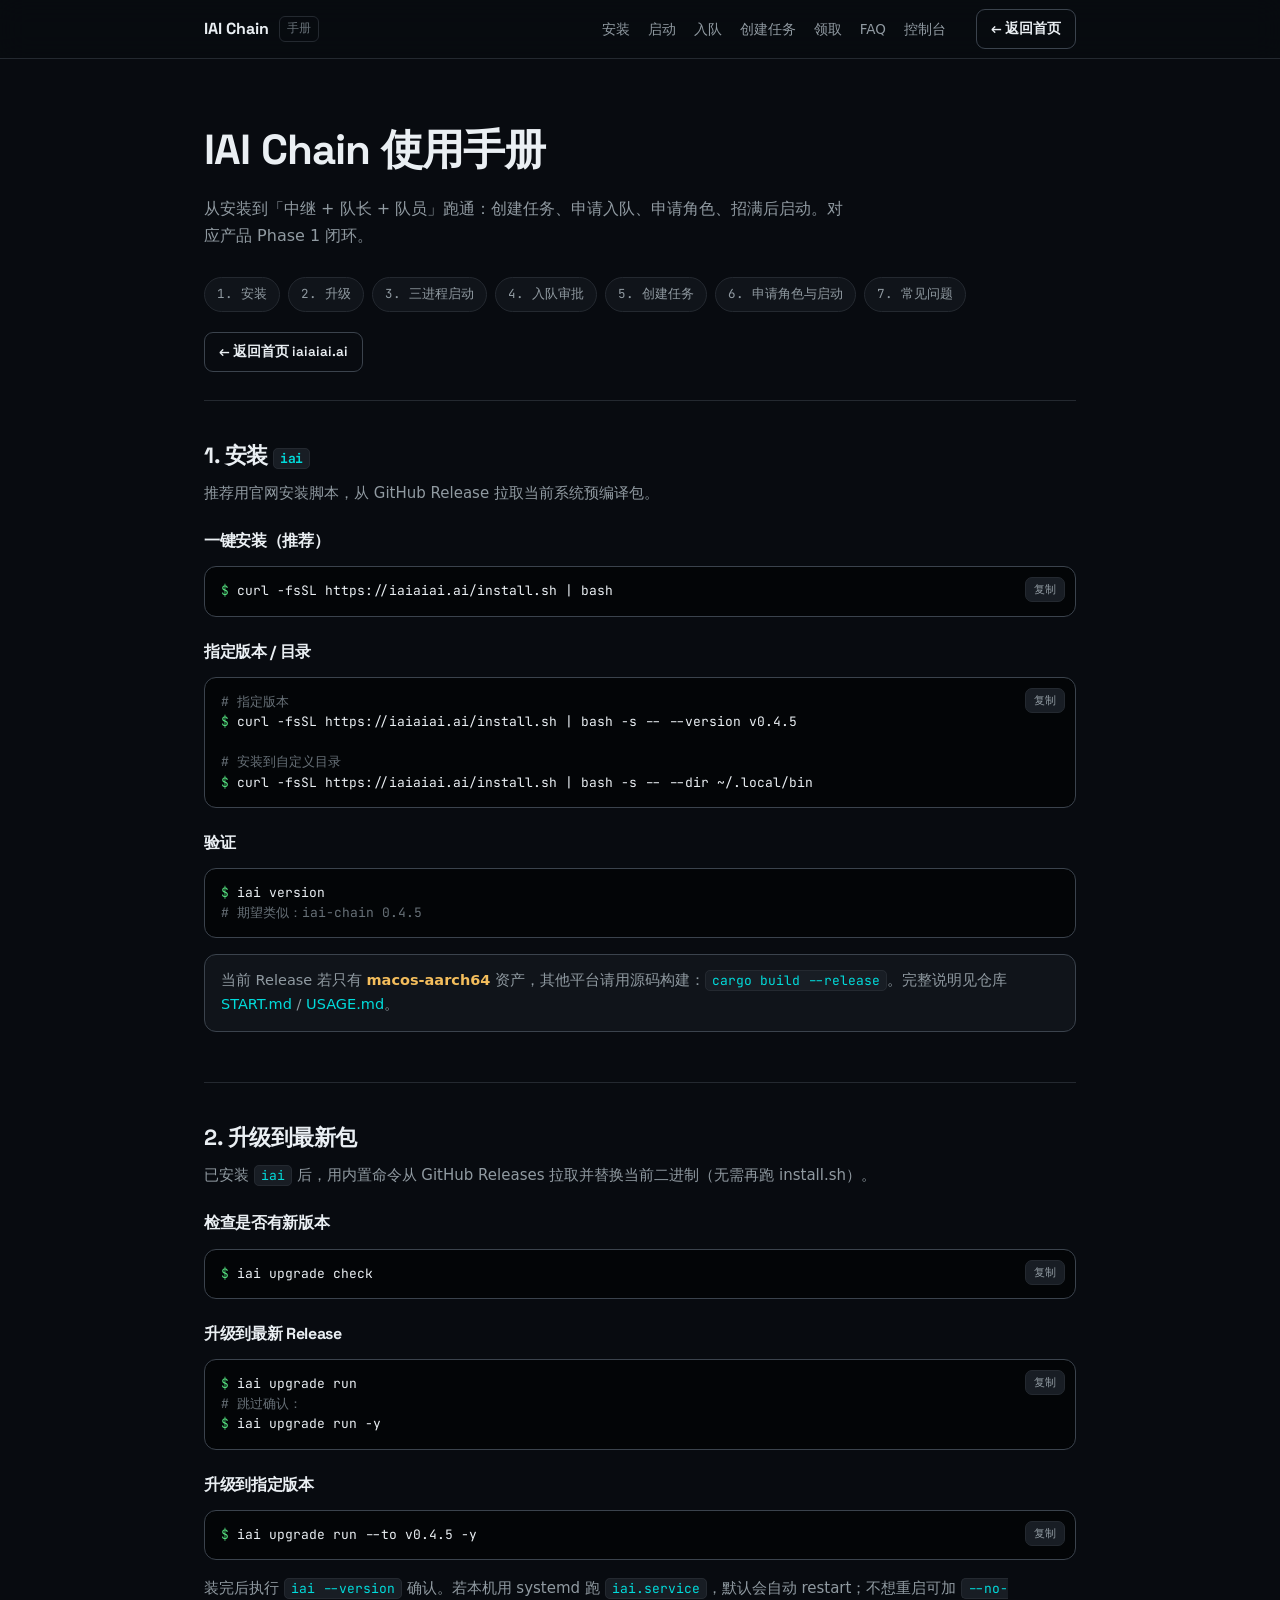
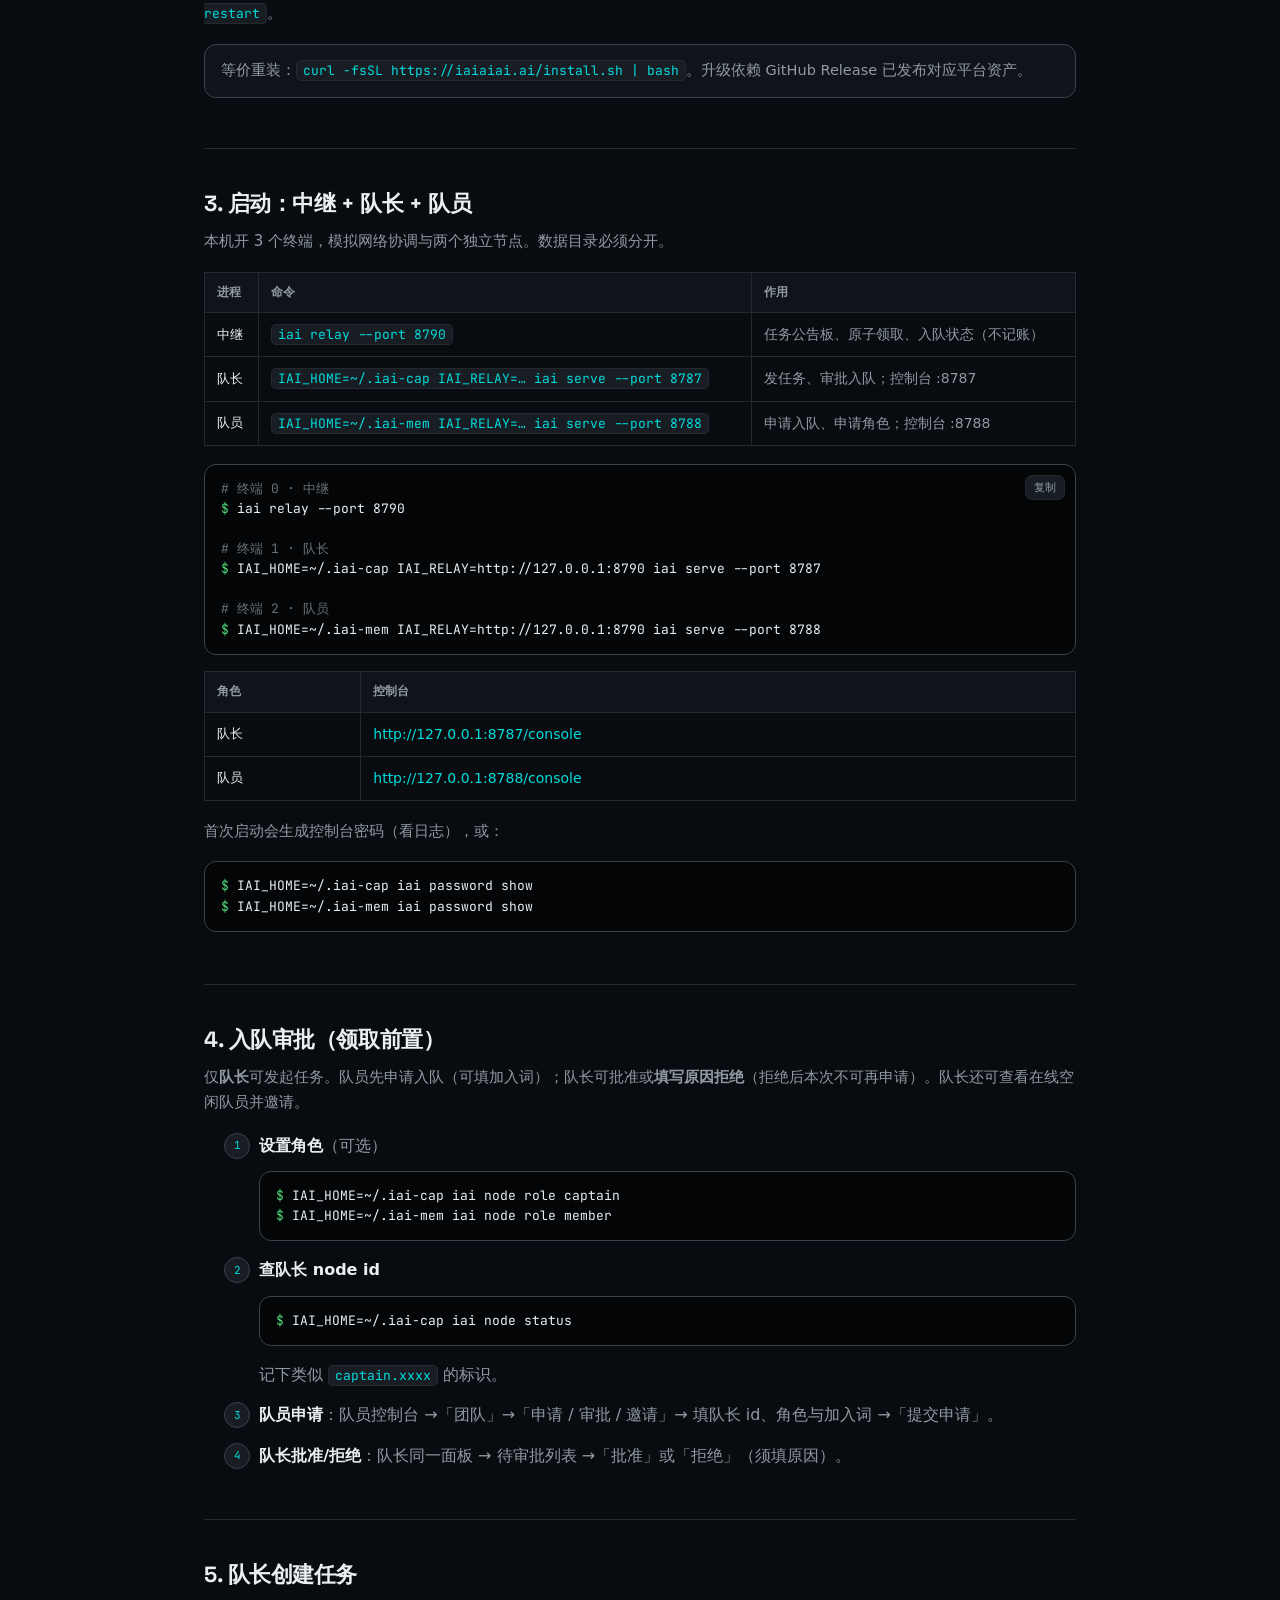
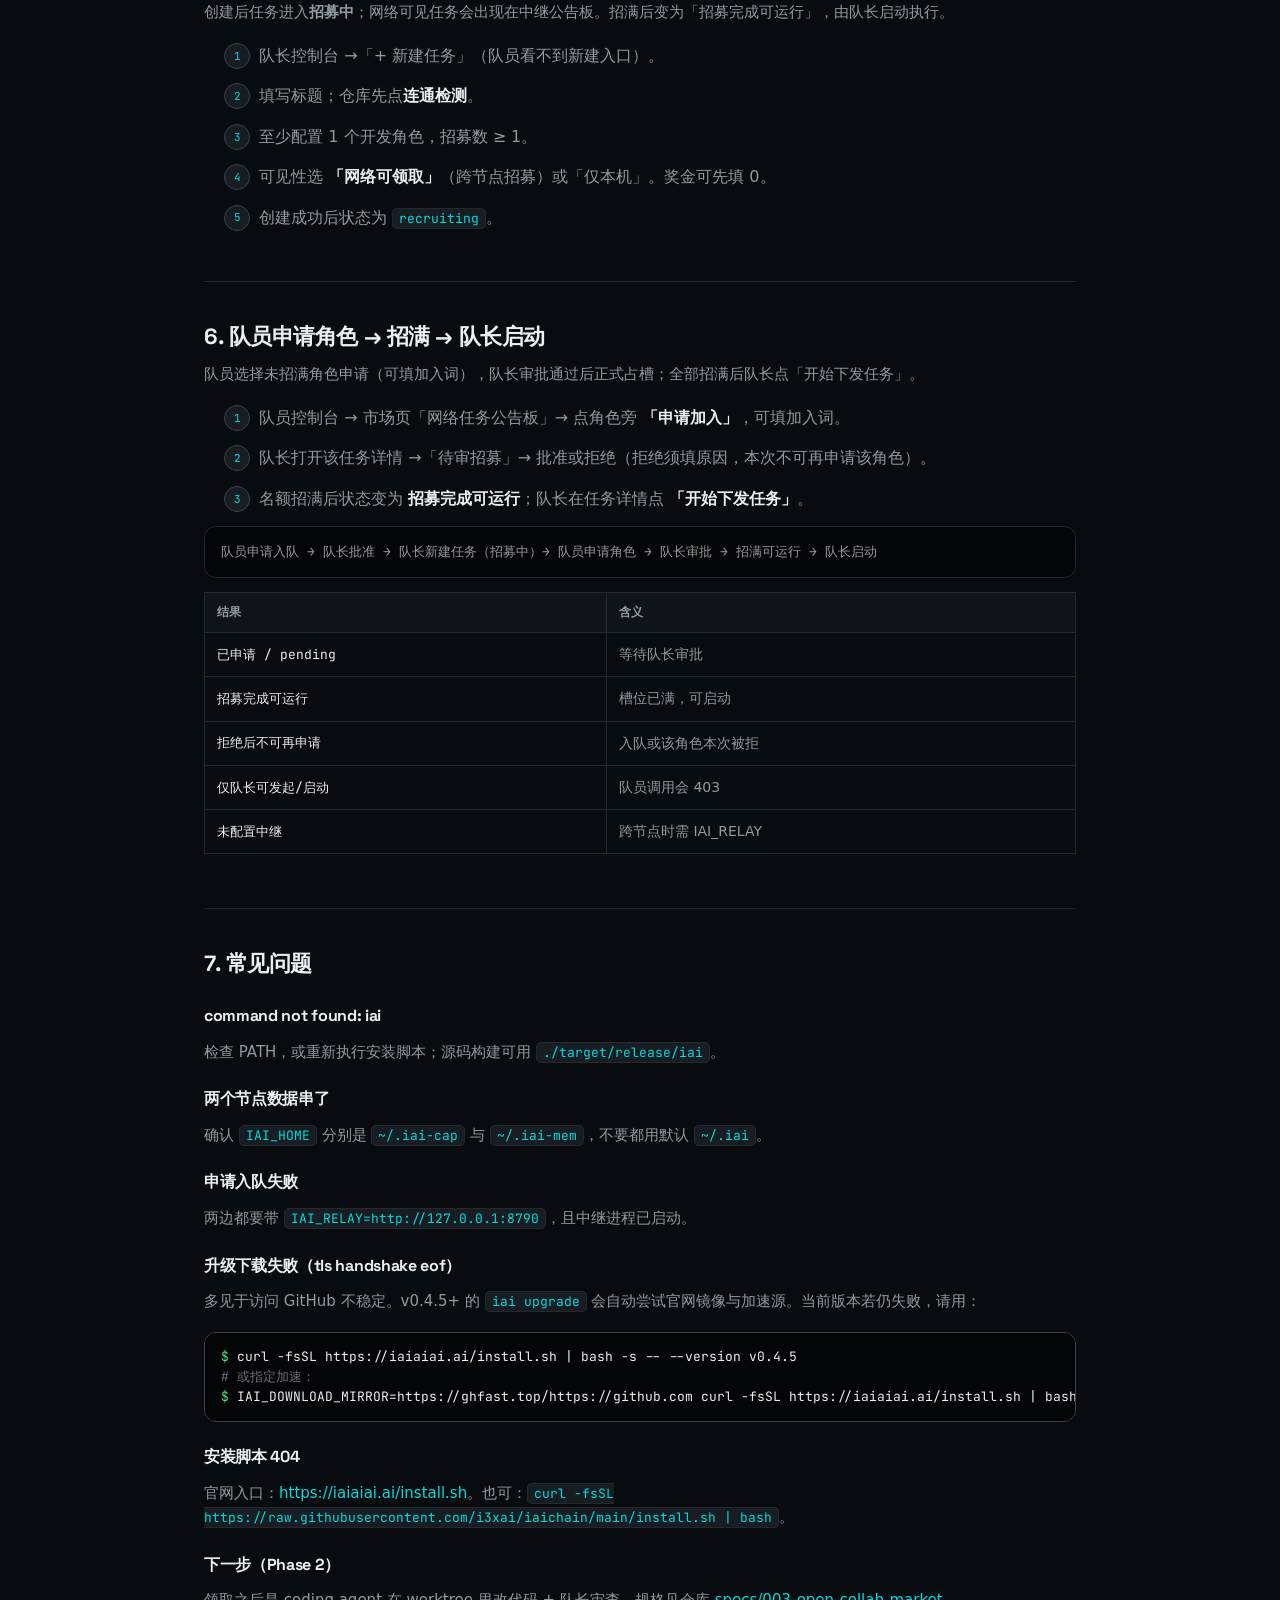
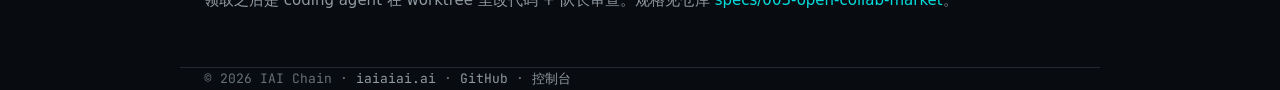
<file: web/docs/index.html>
<!doctype html>
<html lang="zh-CN">
<head>
<meta charset="utf-8" />
<meta name="viewport" content="width=device-width, initial-scale=1" />
<title>使用手册 · IAI Chain</title>
<link rel="icon" type="image/x-icon" href="/favicon.ico">
<link rel="preconnect" href="https://fonts.googleapis.com">
<link rel="preconnect" href="https://fonts.gstatic.com" crossorigin>
<link href="https://fonts.googleapis.com/css2?family=Space+Grotesk:wght@500;600;700&family=JetBrains+Mono:wght@400;500;700&display=swap" rel="stylesheet">
<style>
:root{
  --bg:oklch(15% 0.012 255);--bg-deep:oklch(11% 0.01 255);--surface:oklch(19% 0.014 255);
  --surface-2:oklch(23% 0.016 255);--fg:oklch(95% 0.008 240);--muted:oklch(68% 0.015 240);
  --faint:oklch(54% 0.015 240);--border:oklch(28% 0.014 255);--border-bright:oklch(38% 0.02 255);
  --accent:oklch(80% 0.15 195);--gold:oklch(83% 0.13 80);--green:oklch(80% 0.18 150);
  --red:oklch(68% 0.19 25);
  --font-display:"Space Grotesk",-apple-system,BlinkMacSystemFont,"PingFang SC","Microsoft YaHei",system-ui,sans-serif;
  --font-body:-apple-system,BlinkMacSystemFont,"Segoe UI","PingFang SC","Microsoft YaHei",system-ui,sans-serif;
  --font-mono:"JetBrains Mono","SF Mono",ui-monospace,Menlo,Consolas,monospace;
  --maxw:920px;
}
*{box-sizing:border-box;margin:0;padding:0}
html{scroll-behavior:smooth}
body{background:var(--bg);color:var(--fg);font-family:var(--font-body);font-size:16px;line-height:1.65;-webkit-font-smoothing:antialiased}
a{color:var(--accent);text-decoration:none}
a:hover{filter:brightness(1.1)}
.wrap{max-width:var(--maxw);margin:0 auto;padding:0 24px}
.mono{font-family:var(--font-mono)}
h1,h2,h3{font-family:var(--font-display);font-weight:700;letter-spacing:-.02em}
header{position:sticky;top:0;z-index:20;backdrop-filter:blur(14px);background:oklch(15% 0.012 255 / .82);border-bottom:1px solid var(--border)}
nav{display:flex;align-items:center;gap:16px;height:58px}
.brand{display:flex;align-items:center;gap:10px;font-family:var(--font-display);font-weight:700;color:var(--fg)}
.brand span{color:var(--faint);font-size:12px;font-family:var(--font-mono);border:1px solid var(--border);border-radius:6px;padding:2px 7px;font-weight:500}
.nav-links{display:flex;gap:18px;margin-left:auto;flex-wrap:wrap}
.nav-links a{color:var(--muted);font-size:13.5px}
.nav-links a:hover{color:var(--fg)}
.btn-home{display:inline-flex;align-items:center;gap:6px;margin-left:14px;border:1px solid var(--border-bright);border-radius:9px;padding:8px 14px;font-family:var(--font-display);font-size:13.5px;font-weight:600;color:var(--fg);background:transparent;white-space:nowrap;transition:.15s}
.btn-home:hover{border-color:var(--accent);color:var(--accent)}
.hero{padding:56px 0 28px}
.hero h1{font-size:clamp(28px,5vw,42px);margin-bottom:12px}
.hero p{color:var(--muted);max-width:640px}
.toc{display:flex;flex-wrap:wrap;gap:8px;margin:28px 0 8px}
.toc a{font-size:12.5px;font-family:var(--font-mono);color:var(--muted);border:1px solid var(--border);border-radius:999px;padding:6px 12px;background:var(--surface)}
.toc a:hover{border-color:var(--accent);color:var(--accent)}
section{padding:36px 0;border-top:1px solid var(--border)}
section h2{font-size:22px;margin-bottom:8px}
section .lead{color:var(--muted);margin-bottom:18px;font-size:15px}
h3{font-size:16px;margin:22px 0 10px;color:var(--fg)}
ol,ul{padding-left:1.25rem;color:var(--muted);margin:10px 0}
li{margin:6px 0}
li strong{color:var(--fg);font-weight:600}
pre,code{font-family:var(--font-mono)}
pre{background:var(--bg-deep);border:1px solid var(--border-bright);border-radius:12px;padding:14px 16px;overflow-x:auto;font-size:13px;line-height:1.55;color:var(--fg);margin:12px 0 16px;position:relative}
pre .pmt{color:var(--green)}
pre .cmt{color:var(--faint)}
code.inline{background:var(--surface-2);border:1px solid var(--border);border-radius:5px;padding:1px 6px;font-size:13px;color:var(--accent)}
.table{width:100%;border-collapse:collapse;font-size:14px;margin:12px 0 18px}
.table th,.table td{border:1px solid var(--border);padding:10px 12px;text-align:left}
.table th{background:var(--surface);color:var(--muted);font-weight:600;font-size:12px;font-family:var(--font-mono)}
.table td{color:var(--muted)}
.table td:first-child{color:var(--fg);font-family:var(--font-mono);font-size:13px;white-space:nowrap}
.callout{border:1px solid var(--border-bright);background:var(--surface);border-radius:12px;padding:14px 16px;margin:14px 0;color:var(--muted);font-size:14.5px}
.callout strong{color:var(--gold)}
.steps{counter-reset:step}
.steps li{list-style:none;position:relative;padding-left:2.2rem;margin:14px 0}
.steps li::before{counter-increment:step;content:counter(step);position:absolute;left:0;top:0;width:1.5rem;height:1.5rem;border-radius:50%;background:var(--surface-2);border:1px solid var(--border-bright);display:flex;align-items:center;justify-content:center;font-family:var(--font-mono);font-size:11px;color:var(--accent)}
.flow{font-family:var(--font-mono);font-size:13px;color:var(--muted);background:var(--bg-deep);border:1px solid var(--border);border-radius:12px;padding:14px 16px;margin:14px 0;overflow-x:auto;white-space:pre}
footer{border-top:1px solid var(--border);padding:28px 0 48px;color:var(--faint);font-size:13px;font-family:var(--font-mono)}
footer a{color:var(--muted)}
.copy-btn{position:absolute;top:10px;right:10px;background:var(--surface-2);border:1px solid var(--border);color:var(--muted);border-radius:7px;padding:4px 8px;font-size:11px;font-family:var(--font-mono);cursor:pointer}
.copy-btn:hover{color:var(--accent);border-color:var(--accent)}
@media(max-width:720px){.nav-links{display:none}.btn-home{margin-left:auto}}
</style>
</head>
<body>
<header>
  <nav class="wrap">
    <a class="brand" href="/">IAI Chain <span>手册</span></a>
    <div class="nav-links">
      <a href="#install">安装</a>
      <a href="#start">启动</a>
      <a href="#join">入队</a>
      <a href="#create">创建任务</a>
      <a href="#claim">领取</a>
      <a href="#faq">FAQ</a>
      <a href="/console">控制台</a>
    </div>
    <a class="btn-home" href="/">← 返回首页</a>
  </nav>
</header>

<main class="wrap">
  <div class="hero">
    <h1>IAI Chain 使用手册</h1>
    <p>从安装到「中继 + 队长 + 队员」跑通：创建任务、申请入队、申请角色、招满后启动。对应产品 Phase 1 闭环。</p>
    <div class="toc">
      <a href="#install">1. 安装</a>
      <a href="#upgrade">2. 升级</a>
      <a href="#start">3. 三进程启动</a>
      <a href="#join">4. 入队审批</a>
      <a href="#create">5. 创建任务</a>
      <a href="#claim">6. 申请角色与启动</a>
      <a href="#faq">7. 常见问题</a>
    </div>
    <p style="margin-top:20px"><a class="btn-home" href="/" style="margin-left:0">← 返回首页 iaiaiai.ai</a></p>
  </div>

  <section id="install">
    <h2>1. 安装 <code class="inline">iai</code></h2>
    <p class="lead">推荐用官网安装脚本，从 GitHub Release 拉取当前系统预编译包。</p>

    <h3>一键安装（推荐）</h3>
<pre><button class="copy-btn" type="button" data-copy="curl -fsSL https://iaiaiai.ai/install.sh | bash">复制</button><span class="pmt">$</span> curl -fsSL https://iaiaiai.ai/install.sh | bash</pre>

    <h3>指定版本 / 目录</h3>
<pre><button class="copy-btn" type="button" data-copy="curl -fsSL https://iaiaiai.ai/install.sh | bash -s -- --version v0.4.5">复制</button><span class="cmt"># 指定版本</span>
<span class="pmt">$</span> curl -fsSL https://iaiaiai.ai/install.sh | bash -s -- --version v0.4.5

<span class="cmt"># 安装到自定义目录</span>
<span class="pmt">$</span> curl -fsSL https://iaiaiai.ai/install.sh | bash -s -- --dir ~/.local/bin</pre>

    <h3>验证</h3>
<pre><span class="pmt">$</span> iai version
<span class="cmt"># 期望类似：iai-chain 0.4.5</span></pre>

    <div class="callout">当前 Release 若只有 <strong>macos-aarch64</strong> 资产，其他平台请用源码构建：<code class="inline">cargo build --release</code>。完整说明见仓库 <a href="https://github.com/i3xai/iaichain/blob/main/START.md">START.md</a> / <a href="https://github.com/i3xai/iaichain/blob/main/USAGE.md">USAGE.md</a>。</div>
  </section>

  <section id="upgrade">
    <h2>2. 升级到最新包</h2>
    <p class="lead">已安装 <code class="inline">iai</code> 后，用内置命令从 GitHub Releases 拉取并替换当前二进制（无需再跑 install.sh）。</p>

    <h3>检查是否有新版本</h3>
<pre><button class="copy-btn" type="button" data-copy="iai upgrade check">复制</button><span class="pmt">$</span> iai upgrade check</pre>

    <h3>升级到最新 Release</h3>
<pre><button class="copy-btn" type="button" data-copy="iai upgrade run -y">复制</button><span class="pmt">$</span> iai upgrade run
<span class="cmt"># 跳过确认：</span>
<span class="pmt">$</span> iai upgrade run -y</pre>

    <h3>升级到指定版本</h3>
<pre><button class="copy-btn" type="button" data-copy="iai upgrade run --to v0.4.5 -y">复制</button><span class="pmt">$</span> iai upgrade run --to v0.4.5 -y</pre>

    <p class="lead" style="margin-top:12px">装完后执行 <code class="inline">iai --version</code> 确认。若本机用 systemd 跑 <code class="inline">iai.service</code>，默认会自动 restart；不想重启可加 <code class="inline">--no-restart</code>。</p>
    <div class="callout">等价重装：<code class="inline">curl -fsSL https://iaiaiai.ai/install.sh | bash</code>。升级依赖 GitHub Release 已发布对应平台资产。</div>
  </section>

  <section id="start">
    <h2>3. 启动：中继 + 队长 + 队员</h2>
    <p class="lead">本机开 3 个终端，模拟网络协调与两个独立节点。数据目录必须分开。</p>

    <table class="table">
      <thead><tr><th>进程</th><th>命令</th><th>作用</th></tr></thead>
      <tbody>
        <tr><td>中继</td><td><code class="inline">iai relay --port 8790</code></td><td>任务公告板、原子领取、入队状态（不记账）</td></tr>
        <tr><td>队长</td><td><code class="inline">IAI_HOME=~/.iai-cap IAI_RELAY=… iai serve --port 8787</code></td><td>发任务、审批入队；控制台 :8787</td></tr>
        <tr><td>队员</td><td><code class="inline">IAI_HOME=~/.iai-mem IAI_RELAY=… iai serve --port 8788</code></td><td>申请入队、申请角色；控制台 :8788</td></tr>
      </tbody>
    </table>

<pre><button class="copy-btn" type="button" data-copy="iai relay --port 8790">复制</button><span class="cmt"># 终端 0 · 中继</span>
<span class="pmt">$</span> iai relay --port 8790

<span class="cmt"># 终端 1 · 队长</span>
<span class="pmt">$</span> IAI_HOME=~/.iai-cap IAI_RELAY=http://127.0.0.1:8790 iai serve --port 8787

<span class="cmt"># 终端 2 · 队员</span>
<span class="pmt">$</span> IAI_HOME=~/.iai-mem IAI_RELAY=http://127.0.0.1:8790 iai serve --port 8788</pre>

    <table class="table">
      <thead><tr><th>角色</th><th>控制台</th></tr></thead>
      <tbody>
        <tr><td>队长</td><td><a href="http://127.0.0.1:8787/console">http://127.0.0.1:8787/console</a></td></tr>
        <tr><td>队员</td><td><a href="http://127.0.0.1:8788/console">http://127.0.0.1:8788/console</a></td></tr>
      </tbody>
    </table>

    <p class="lead" style="margin-top:8px">首次启动会生成控制台密码（看日志），或：</p>
<pre><span class="pmt">$</span> IAI_HOME=~/.iai-cap iai password show
<span class="pmt">$</span> IAI_HOME=~/.iai-mem iai password show</pre>
  </section>

  <section id="join">
    <h2>4. 入队审批（领取前置）</h2>
    <p class="lead">仅<strong>队长</strong>可发起任务。队员先申请入队（可填加入词）；队长可批准或<strong>填写原因拒绝</strong>（拒绝后本次不可再申请）。队长还可查看在线空闲队员并邀请。</p>
    <ol class="steps">
      <li><strong>设置角色</strong>（可选）
<pre><span class="pmt">$</span> IAI_HOME=~/.iai-cap iai node role captain
<span class="pmt">$</span> IAI_HOME=~/.iai-mem iai node role member</pre>
      </li>
      <li><strong>查队长 node id</strong>
<pre><span class="pmt">$</span> IAI_HOME=~/.iai-cap iai node status</pre>
        记下类似 <code class="inline">captain.xxxx</code> 的标识。
      </li>
      <li><strong>队员申请</strong>：队员控制台 →「团队」→「申请 / 审批 / 邀请」→ 填队长 id、角色与加入词 →「提交申请」。</li>
      <li><strong>队长批准/拒绝</strong>：队长同一面板 → 待审批列表 →「批准」或「拒绝」（须填原因）。</li>
    </ol>
  </section>

  <section id="create">
    <h2>5. 队长创建任务</h2>
    <p class="lead">创建后任务进入<strong>招募中</strong>；网络可见任务会出现在中继公告板。招满后变为「招募完成可运行」，由队长启动执行。</p>
    <ol class="steps">
      <li>队长控制台 →「+ 新建任务」（队员看不到新建入口）。</li>
      <li>填写标题；仓库先点<strong>连通检测</strong>。</li>
      <li>至少配置 1 个开发角色，招募数 ≥ 1。</li>
      <li>可见性选 <strong>「网络可领取」</strong>（跨节点招募）或「仅本机」。奖金可先填 0。</li>
      <li>创建成功后状态为 <code class="inline">recruiting</code>。</li>
    </ol>
  </section>

  <section id="claim">
    <h2>6. 队员申请角色 → 招满 → 队长启动</h2>
    <p class="lead">队员选择未招满角色申请（可填加入词），队长审批通过后正式占槽；全部招满后队长点「开始下发任务」。</p>
    <ol class="steps">
      <li>队员控制台 → 市场页「网络任务公告板」→ 点角色旁 <strong>「申请加入」</strong>，可填加入词。</li>
      <li>队长打开该任务详情 →「待审招募」→ 批准或拒绝（拒绝须填原因，本次不可再申请该角色）。</li>
      <li>名额招满后状态变为 <strong>招募完成可运行</strong>；队长在任务详情点 <strong>「开始下发任务」</strong>。</li>
    </ol>

    <div class="flow">队员申请入队 → 队长批准 → 队长新建任务（招募中）→ 队员申请角色 → 队长审批 → 招满可运行 → 队长启动</div>

    <table class="table">
      <thead><tr><th>结果</th><th>含义</th></tr></thead>
      <tbody>
        <tr><td>已申请 / pending</td><td>等待队长审批</td></tr>
        <tr><td>招募完成可运行</td><td>槽位已满，可启动</td></tr>
        <tr><td>拒绝后不可再申请</td><td>入队或该角色本次被拒</td></tr>
        <tr><td>仅队长可发起/启动</td><td>队员调用会 403</td></tr>
        <tr><td>未配置中继</td><td>跨节点时需 IAI_RELAY</td></tr>
      </tbody>
    </table>
  </section>

  <section id="faq">
    <h2>7. 常见问题</h2>
    <h3>command not found: iai</h3>
    <p class="lead">检查 PATH，或重新执行安装脚本；源码构建可用 <code class="inline">./target/release/iai</code>。</p>

    <h3>两个节点数据串了</h3>
    <p class="lead">确认 <code class="inline">IAI_HOME</code> 分别是 <code class="inline">~/.iai-cap</code> 与 <code class="inline">~/.iai-mem</code>，不要都用默认 <code class="inline">~/.iai</code>。</p>

    <h3>申请入队失败</h3>
    <p class="lead">两边都要带 <code class="inline">IAI_RELAY=http://127.0.0.1:8790</code>，且中继进程已启动。</p>

    <h3>升级下载失败（tls handshake eof）</h3>
    <p class="lead">多见于访问 GitHub 不稳定。v0.4.5+ 的 <code class="inline">iai upgrade</code> 会自动尝试官网镜像与加速源。当前版本若仍失败，请用：</p>
<pre><span class="pmt">$</span> curl -fsSL https://iaiaiai.ai/install.sh | bash -s -- --version v0.4.5
<span class="cmt"># 或指定加速：</span>
<span class="pmt">$</span> IAI_DOWNLOAD_MIRROR=https://ghfast.top/https://github.com curl -fsSL https://iaiaiai.ai/install.sh | bash</pre>

    <h3>安装脚本 404</h3>
    <p class="lead">官网入口：<a href="https://iaiaiai.ai/install.sh">https://iaiaiai.ai/install.sh</a>。也可：<code class="inline">curl -fsSL https://raw.githubusercontent.com/i3xai/iaichain/main/install.sh | bash</code>。</p>

    <h3>下一步（Phase 2）</h3>
    <p class="lead">领取之后是 coding agent 在 worktree 里改代码 + 队长审查。规格见仓库 <a href="https://github.com/i3xai/iaichain/tree/main/specs/003-open-collab-market">specs/003-open-collab-market</a>。</p>
  </section>
</main>

<footer class="wrap">
  <div>© 2026 IAI Chain · <a href="/">iaiaiai.ai</a> · <a href="https://github.com/i3xai/iaichain">GitHub</a> · <a href="/console">控制台</a></div>
</footer>

<script>
document.querySelectorAll(".copy-btn").forEach(function (btn) {
  btn.addEventListener("click", function () {
    var t = btn.getAttribute("data-copy") || "";
    navigator.clipboard.writeText(t).then(function () {
      var old = btn.textContent;
      btn.textContent = "已复制";
      setTimeout(function () { btn.textContent = old; }, 1200);
    });
  });
});
</script>
</body>
</html>
</file>
